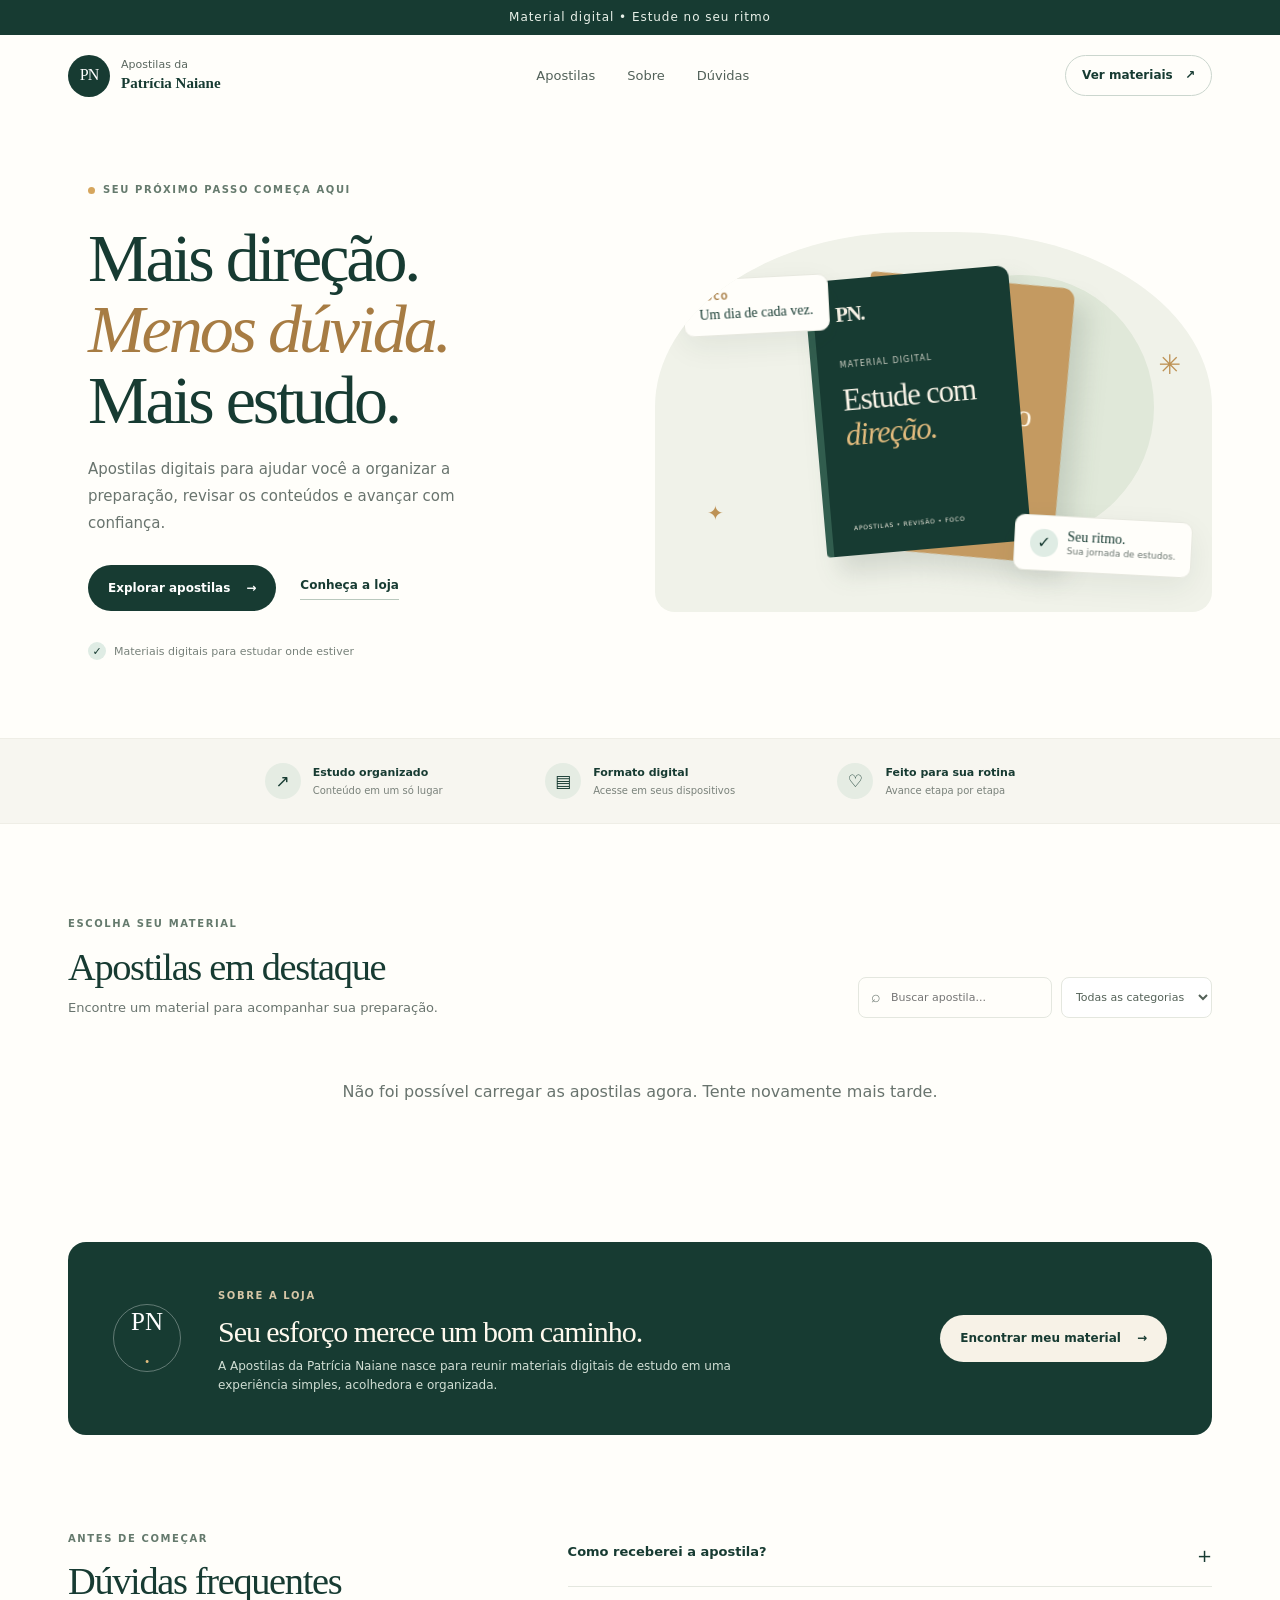
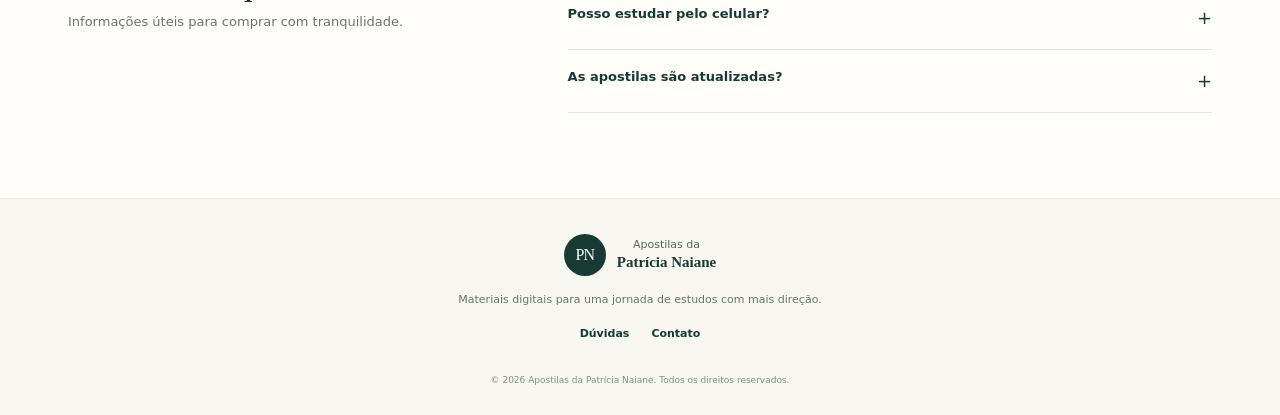
<file: index.html>
<!doctype html>
<html lang="pt-BR">
<head>
  <meta charset="utf-8">
  <meta name="viewport" content="width=device-width, initial-scale=1">
  <meta name="description" content="Apostilas digitais para organizar seus estudos e se preparar para concursos.">
  <meta name="theme-color" content="#173b32">
  <title>Apostilas da Patrícia Naiane | Estude com direção</title>
  <link rel="stylesheet" href="style.css">
  <script src="script.js" defer></script>
</head>
<body>
  <div class="announcement">Material digital • Estude no seu ritmo</div>
  <header class="site-header">
    <a class="brand" href="#" aria-label="Apostilas da Patrícia Naiane - início">
      <span class="brand-mark">PN</span>
      <span class="brand-name">Apostilas da <strong>Patrícia Naiane</strong></span>
    </a>
    <nav class="desktop-nav" aria-label="Navegação principal">
      <a href="#catalogo">Apostilas</a>
      <a href="#sobre">Sobre</a>
      <a href="#duvidas">Dúvidas</a>
    </nav>
    <a class="header-cta" href="#catalogo">Ver materiais <span aria-hidden="true">↗</span></a>
  </header>

  <main>
    <section class="hero">
      <div class="hero-copy">
        <span class="eyebrow"><span class="eyebrow-dot"></span> SEU PRÓXIMO PASSO COMEÇA AQUI</span>
        <h1>Mais direção.<br><em>Menos dúvida.</em><br>Mais estudo.</h1>
        <p>Apostilas digitais para ajudar você a organizar a preparação, revisar os conteúdos e avançar com confiança.</p>
        <div class="hero-actions">
          <a class="button button-primary" href="#catalogo">Explorar apostilas <span aria-hidden="true">→</span></a>
          <a class="text-link" href="#sobre">Conheça a loja</a>
        </div>
        <div class="hero-note"><span class="note-icon">✓</span> Materiais digitais para estudar onde estiver</div>
      </div>
      <div class="hero-art" aria-label="Ilustração de materiais de estudo">
        <div class="sun-shape"></div>
        <div class="floating-note note-top"><span>FOCO</span><b>Um dia de cada vez.</b></div>
        <div class="book-stack">
          <div class="book book-back"><span class="book-kicker">GUIA DE ESTUDOS</span><span class="book-title">Seu plano<br>de aprovação</span><span class="book-lines"></span></div>
          <div class="book book-front"><span class="book-logo">PN.</span><span class="book-kicker">MATERIAL DIGITAL</span><span class="book-title">Estude com<br><i>direção.</i></span><span class="book-bottom">APOSTILAS • REVISÃO • FOCO</span></div>
        </div>
        <div class="floating-note note-bottom"><span class="check-round">✓</span><span><b>Seu ritmo.</b><small>Sua jornada de estudos.</small></span></div>
        <div class="art-spark spark-one">✳</div><div class="art-spark spark-two">✦</div>
      </div>
    </section>

    <section class="trust-strip" aria-label="Características">
      <div><span class="trust-icon">↗</span><span><b>Estudo organizado</b><small>Conteúdo em um só lugar</small></span></div>
      <div><span class="trust-icon">▤</span><span><b>Formato digital</b><small>Acesse em seus dispositivos</small></span></div>
      <div><span class="trust-icon">♡</span><span><b>Feito para sua rotina</b><small>Avance etapa por etapa</small></span></div>
    </section>

    <section class="catalog section-wrap" id="catalogo">
      <div class="section-heading">
        <div><span class="eyebrow">ESCOLHA SEU MATERIAL</span><h2>Apostilas em destaque</h2><p>Encontre um material para acompanhar sua preparação.</p></div>
        <div class="catalog-tools">
          <label class="search-box"><span aria-hidden="true">⌕</span><input id="search" type="search" placeholder="Buscar apostila..." aria-label="Buscar apostila"></label>
          <select id="category" aria-label="Filtrar por categoria"><option value="todas">Todas as categorias</option><option value="concursos">Concursos</option><option value="organizacao">Organização</option><option value="revisao">Revisão</option></select>
        </div>
      </div>
      <div class="demo-notice" id="demo-notice" hidden>
  <span>ℹ</span>
  O catálogo está em preparação. Ainda não há venda nem download ativo.
</div>
      <div class="product-grid" id="product-grid" aria-live="polite"></div>
      <p class="empty-state" id="empty-state" hidden>Nenhuma apostila encontrada. Tente outro termo.</p>
    </section>

    <section class="study-banner" id="sobre">
      <div class="banner-symbol">PN<span>.</span></div>
      <div><span class="eyebrow">SOBRE A LOJA</span><h2>Seu esforço merece um bom caminho.</h2><p>A Apostilas da Patrícia Naiane nasce para reunir materiais digitais de estudo em uma experiência simples, acolhedora e organizada.</p></div>
      <a class="button button-light" href="#catalogo">Encontrar meu material <span aria-hidden="true">→</span></a>
    </section>

    <section class="faq section-wrap" id="duvidas">
      <div class="faq-heading"><span class="eyebrow">ANTES DE COMEÇAR</span><h2>Dúvidas frequentes</h2><p>Informações úteis para comprar com tranquilidade.</p></div>
      <div class="faq-list">
        <details><summary>Como receberei a apostila?</summary><p>Na versão final, após a confirmação do pagamento, a loja poderá liberar um link seguro para o download e enviar as instruções por e-mail. Essa função ainda será configurada.</p></details>
        <details><summary>Posso estudar pelo celular?</summary><p>Os arquivos PDF normalmente podem ser abertos em celulares, tablets e computadores que tenham um leitor de PDF.</p></details>
        <details><summary>As apostilas são atualizadas?</summary><p>Cada página de produto deverá informar a edição, a data de atualização e o conteúdo incluído para que você saiba exatamente o que está adquirindo.</p></details>
      </div>
    </section>
  </main>

  <footer class="site-footer">
    <a class="brand footer-brand" href="#"><span class="brand-mark">PN</span><span class="brand-name">Apostilas da <strong>Patrícia Naiane</strong></span></a>
    <p>Materiais digitais para uma jornada de estudos com mais direção.</p>
    <div class="footer-links"><a href="#duvidas">Dúvidas</a><a href="mailto:contato@seudominio.com">Contato</a></div>
    <small>© <span id="year"></span> Apostilas da Patrícia Naiane. Todos os direitos reservados.</small>
  </footer>
</body>
</html>
</file>
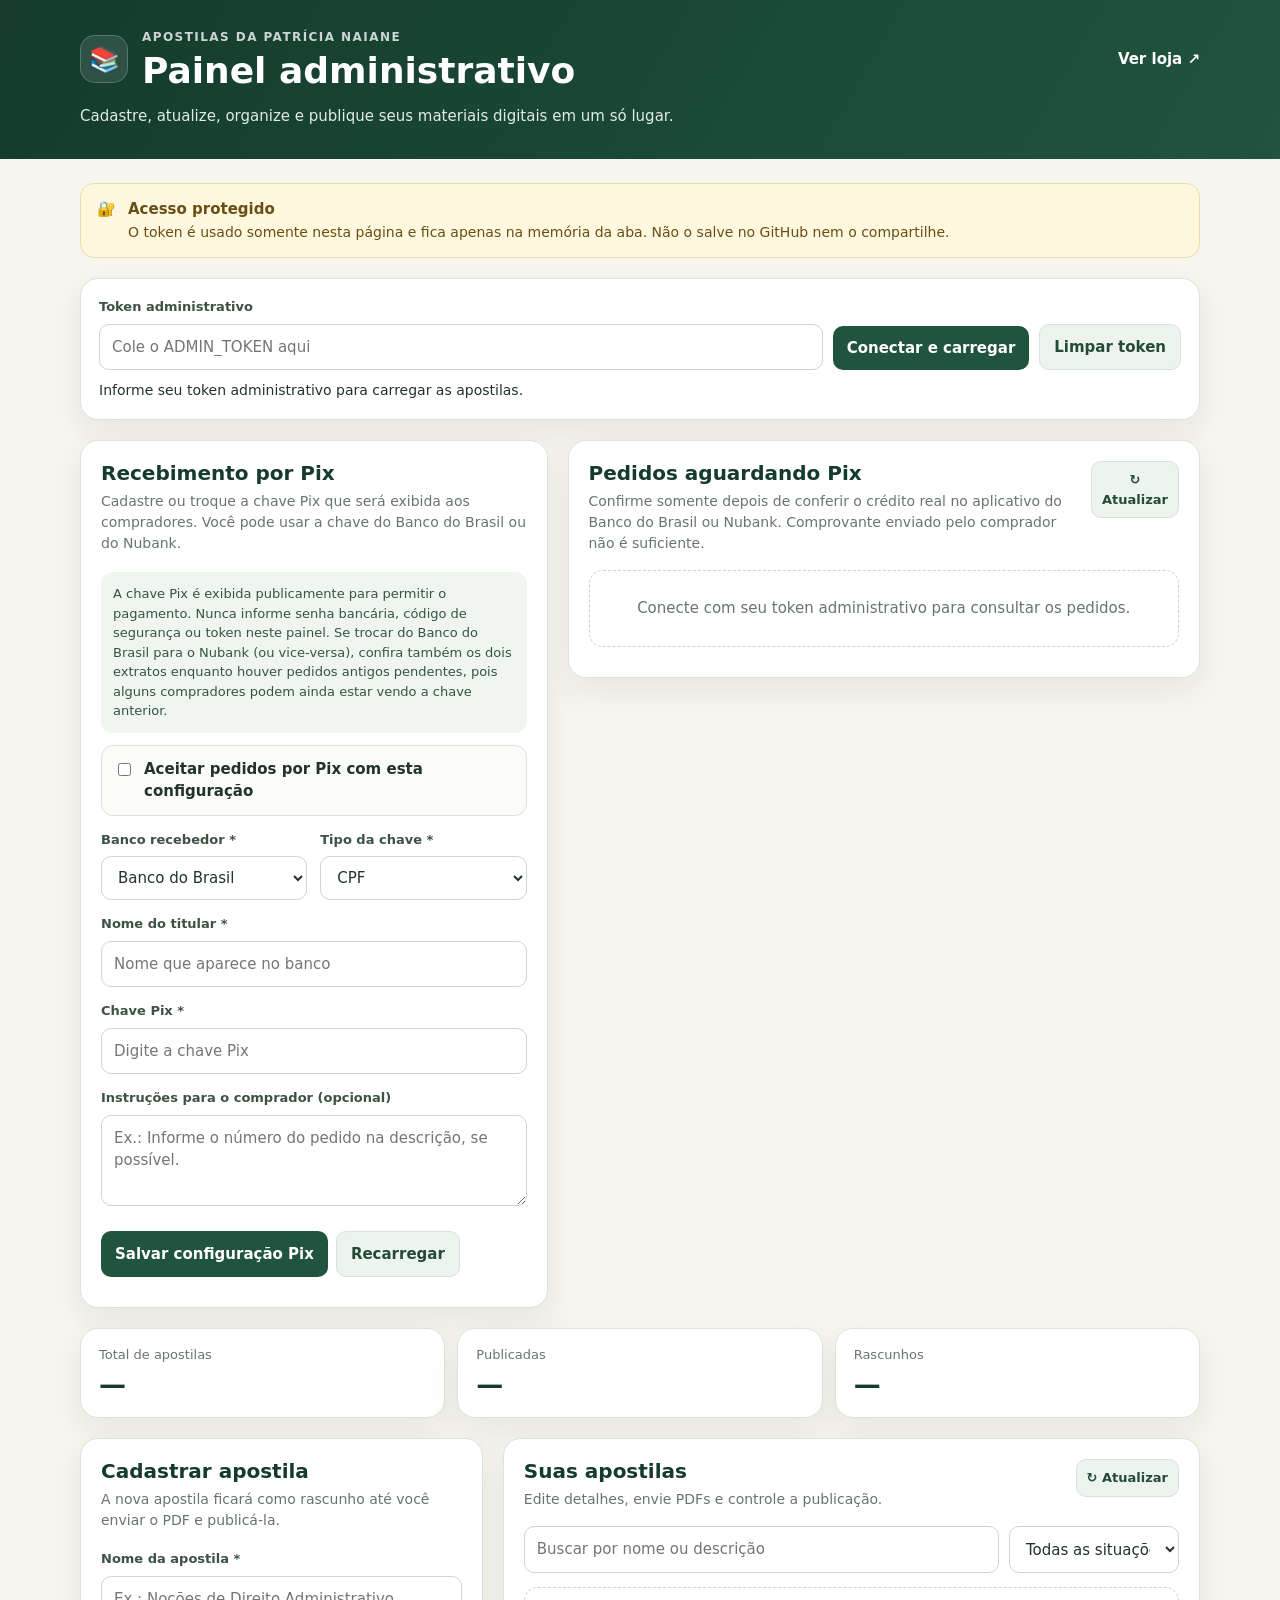
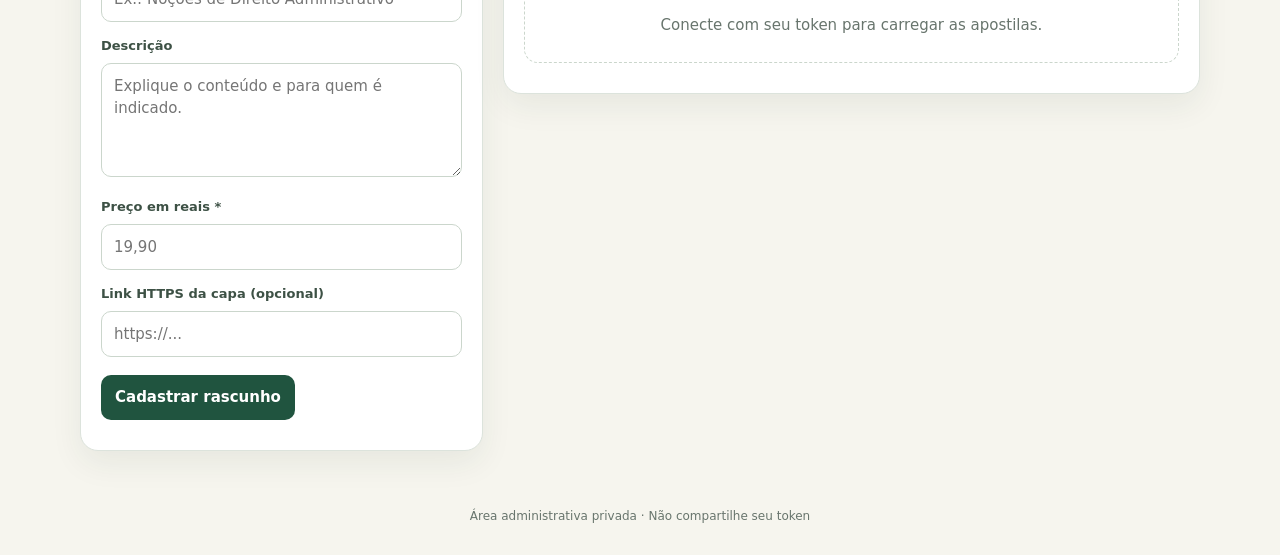
<file: admin.html>
<!DOCTYPE html>
<html lang="pt-BR">
<head>
  <meta charset="UTF-8">
  <meta name="viewport" content="width=device-width, initial-scale=1">
  <meta name="robots" content="noindex, nofollow">
  <title>Painel administrativo | Apostilas da Patrícia Naiane</title>
  <style>
    :root{color-scheme:light;--green:#20543f;--green-dark:#143b2c;--mint:#e7f2e9;--cream:#f6f5ee;--ink:#21332a;--muted:#68756d;--line:#dce3dc;--white:#fff;--red:#a52d35;--amber:#8b6418;--shadow:0 12px 32px rgba(25,55,39,.07)}
    *{box-sizing:border-box}body{margin:0;background:var(--cream);color:var(--ink);font:15px/1.5 system-ui,-apple-system,Segoe UI,Roboto,Arial,sans-serif}
    header{background:linear-gradient(120deg,var(--green-dark),var(--green));color:white;padding:28px 20px 32px}
    .wrap{width:min(1120px,100% - 32px);margin:auto}.brand-row{display:flex;align-items:center;justify-content:space-between;gap:18px}.brand{display:flex;gap:14px;align-items:center}.brand-mark{width:48px;height:48px;display:grid;place-items:center;background:#ffffff1b;border:1px solid #ffffff35;border-radius:15px;font-size:25px}.eyebrow{font-size:12px;letter-spacing:.12em;text-transform:uppercase;opacity:.78;font-weight:700}h1{font-size:clamp(25px,4vw,36px);line-height:1.1;margin:5px 0 0}header p{margin:14px 0 0;color:#e1ece3;max-width:650px}
    main{padding:24px 0 56px}.notice{display:flex;gap:12px;align-items:flex-start;padding:14px 16px;border:1px solid #eadcae;background:#fff8df;border-radius:14px;color:#674f15;margin-bottom:20px}.notice strong{display:block}.notice span{font-size:14px}
    .auth-card,.panel,.stat{background:var(--white);border:1px solid var(--line);border-radius:18px;box-shadow:var(--shadow)}.auth-card{padding:18px;margin-bottom:20px}.auth-row{display:grid;grid-template-columns:minmax(0,1fr) auto auto;gap:10px;align-items:end}.field{min-width:0}.field label{display:block;font-size:13px;font-weight:750;margin-bottom:7px;color:#3d5145}input,textarea,select{width:100%;font:inherit;color:var(--ink);border:1px solid #cbd6cc;border-radius:10px;padding:11px 12px;background:white;min-width:0}input:focus,textarea:focus,select:focus{outline:3px solid #c7e4cf;border-color:var(--green)}input[type=file]{font-size:13px;padding:8px}textarea{resize:vertical}
    button{font:inherit;font-weight:700;border:0;border-radius:10px;padding:11px 14px;cursor:pointer;transition:transform .12s,background .12s;white-space:normal}button:hover{transform:translateY(-1px)}button:disabled{opacity:.55;cursor:not-allowed;transform:none}.btn-primary{background:var(--green);color:#fff}.btn-primary:hover{background:var(--green-dark)}.btn-secondary{background:#edf3ee;color:#244b36;border:1px solid #d5e3d8}.btn-danger{background:#fff0f0;color:var(--red);border:1px solid #f2d0d2}.btn-small{font-size:13px;padding:8px 10px}.button-row{display:flex;gap:8px;flex-wrap:wrap}.helper{font-size:13px;color:var(--muted);margin:8px 0 0}.status{font-size:14px;margin:10px 0 0;white-space:pre-wrap;overflow-wrap:anywhere}.status.error{color:var(--red)}.status.ok{color:var(--green)}
    .stats{display:grid;grid-template-columns:repeat(3,minmax(0,1fr));gap:12px;margin-bottom:20px}.stat{padding:16px 18px}.stat span{display:block;color:var(--muted);font-size:13px}.stat strong{display:block;font-size:27px;line-height:1.25;margin-top:3px;color:var(--green-dark)}
    .layout{display:grid;grid-template-columns:minmax(280px, .78fr) minmax(0,1.35fr);gap:20px;align-items:start}.panel{padding:20px}.panel h2{font-size:20px;line-height:1.2;margin:0 0 6px;color:var(--green-dark)}.panel-intro{color:var(--muted);font-size:14px;margin:0 0 18px}.form-grid{display:grid;gap:14px}.form-actions{display:flex;gap:8px;flex-wrap:wrap;margin-top:4px}.hidden{display:none!important}
    .list-head{display:flex;justify-content:space-between;align-items:flex-start;gap:14px;margin-bottom:16px}.list-head .panel-intro{margin-bottom:0}.filters{display:grid;grid-template-columns:minmax(0,1fr) 170px;gap:10px;margin-bottom:14px}.products{display:grid;gap:12px}.product{border:1px solid var(--line);border-radius:14px;padding:15px;background:#fff}.product-top{display:flex;gap:13px;align-items:flex-start}.cover{width:60px;height:76px;border-radius:9px;background:linear-gradient(155deg,#2f7953,#17412e);color:white;display:grid;place-items:center;flex:0 0 60px;overflow:hidden}.cover img{width:100%;height:100%;object-fit:cover}.cover span{font-size:21px;font-weight:800}.product-main{min-width:0;flex:1}.product-title{font-weight:800;line-height:1.25;overflow-wrap:anywhere}.product-meta{font-size:13px;color:var(--muted);margin-top:5px;overflow-wrap:anywhere}.price{color:var(--green-dark);font-size:16px;font-weight:850;margin-top:7px}.pills{display:flex;gap:6px;flex-wrap:wrap;margin-top:9px}.pill{display:inline-flex;align-items:center;padding:4px 8px;border-radius:999px;font-size:12px;font-weight:750;background:#edf2ee;color:#40574a}.pill.live{background:#e2f4e6;color:#176335}.pill.draft{background:#fff2d4;color:#76540b}.pill.no-pdf{background:#fce9e9;color:#932d32}.product-actions{margin-top:13px;display:flex;gap:7px;flex-wrap:wrap}.upload-row{display:flex;gap:8px;align-items:center;flex-wrap:wrap;margin-top:12px;padding-top:12px;border-top:1px solid #edf0ec}.upload-row input{flex:1;min-width:190px}.empty{padding:26px 14px;text-align:center;border:1px dashed #cbd6cc;border-radius:14px;color:var(--muted)}footer{text-align:center;padding:0 16px 30px;color:var(--muted);font-size:12px}
    @media(max-width:820px){.layout{grid-template-columns:1fr}.auth-row{grid-template-columns:1fr 1fr}.auth-row .field{grid-column:1/-1}.stats{gap:8px}.stat{padding:13px}.stat strong{font-size:24px}}
    @media(max-width:500px){.wrap{width:min(100% - 22px,1120px)}header{padding:22px 0 26px}.brand-mark{width:42px;height:42px}.auth-row{grid-template-columns:1fr}.auth-row .field{grid-column:auto}.stats{grid-template-columns:1fr 1fr}.stat:last-child{grid-column:1/-1}.panel{padding:15px}.filters{grid-template-columns:1fr}.list-head{flex-direction:column}.product{padding:12px}.button-row button{flex:1}}

    .manual-sections{display:grid;grid-template-columns:minmax(280px,.85fr) minmax(0,1.15fr);gap:20px;margin-bottom:20px;align-items:start}.settings-grid{display:grid;grid-template-columns:1fr 1fr;gap:13px}.checkbox-row{display:flex;align-items:flex-start;gap:10px;padding:12px;border:1px solid var(--line);border-radius:12px;background:#fbfcfa}.checkbox-row input{width:auto;flex:0 0 auto;margin-top:5px}.checkbox-row label{font-weight:750}.pix-order{border:1px solid var(--line);border-radius:14px;padding:15px;background:#fff;margin-bottom:12px}.pix-order-title{font-weight:850;font-size:16px}.pix-order-meta{font-size:13px;color:var(--muted);overflow-wrap:anywhere;margin-top:5px}.pix-order-price{font-size:19px;font-weight:850;color:var(--green-dark);margin:8px 0}.confirm-grid{display:grid;grid-template-columns:minmax(0,1fr) minmax(0,1fr);gap:10px;margin-top:12px}.confirm-check{display:flex;gap:9px;align-items:flex-start;grid-column:1/-1;font-size:13px;color:#425246}.confirm-check input{width:auto;flex:0 0 auto;margin-top:4px}.bank-hint{background:#f0f6ef;border-radius:12px;padding:12px;color:#335541;font-size:13px;margin:12px 0}.pix-order button{margin-top:8px}@media(max-width:820px){.manual-sections{grid-template-columns:1fr}}@media(max-width:500px){.settings-grid,.confirm-grid{grid-template-columns:1fr}.confirm-check{grid-column:auto}}
  </style>
</head>
<body>
<header>
  <div class="wrap">
    <div class="brand-row">
      <div class="brand"><div class="brand-mark" aria-hidden="true">📚</div><div><div class="eyebrow">Apostilas da Patrícia Naiane</div><h1>Painel administrativo</h1></div></div>
      <a href="/" style="color:white;font-weight:700;text-decoration:none" target="_blank" rel="noopener">Ver loja ↗</a>
    </div>
    <p>Cadastre, atualize, organize e publique seus materiais digitais em um só lugar.</p>
  </div>
</header>
<main class="wrap">
  <div class="notice"><div aria-hidden="true">🔐</div><div><strong>Acesso protegido</strong><span>O token é usado somente nesta página e fica apenas na memória da aba. Não o salve no GitHub nem o compartilhe.</span></div></div>

  <section class="auth-card" aria-labelledby="auth-title">
    <div class="auth-row">
      <div class="field"><label id="auth-title" for="admin-token">Token administrativo</label><input id="admin-token" type="password" autocomplete="off" placeholder="Cole o ADMIN_TOKEN aqui" /></div>
      <button class="btn-primary" id="load-button" type="button">Conectar e carregar</button>
      <button class="btn-secondary" id="clear-token" type="button">Limpar token</button>
    </div>
    <p id="connection-status" class="status" role="status">Informe seu token administrativo para carregar as apostilas.</p>
  </section>

  <div class="manual-sections">
    <section class="panel" aria-labelledby="pix-settings-title">
      <h2 id="pix-settings-title">Recebimento por Pix</h2>
      <p class="panel-intro">Cadastre ou troque a chave Pix que será exibida aos compradores. Você pode usar a chave do Banco do Brasil ou do Nubank.</p>
      <div class="bank-hint">A chave Pix é exibida publicamente para permitir o pagamento. Nunca informe senha bancária, código de segurança ou token neste painel. Se trocar do Banco do Brasil para o Nubank (ou vice-versa), confira também os dois extratos enquanto houver pedidos antigos pendentes, pois alguns compradores podem ainda estar vendo a chave anterior.</div>
      <form id="pix-settings-form" class="form-grid">
        <div class="checkbox-row"><input id="pix-enabled" type="checkbox"><label for="pix-enabled">Aceitar pedidos por Pix com esta configuração</label></div>
        <div class="settings-grid">
          <div class="field"><label for="pix-bank">Banco recebedor *</label><select id="pix-bank" required><option value="Banco do Brasil">Banco do Brasil</option><option value="Nubank">Nubank</option><option value="Outro">Outro</option></select></div>
          <div class="field"><label for="pix-key-type">Tipo da chave *</label><select id="pix-key-type" required><option value="cpf">CPF</option><option value="cnpj">CNPJ</option><option value="email">E-mail</option><option value="phone">Telefone</option><option value="random">Chave aleatória</option></select></div>
        </div>
        <div class="field"><label for="pix-holder">Nome do titular *</label><input id="pix-holder" maxlength="120" autocomplete="off" placeholder="Nome que aparece no banco"></div>
        <div class="field"><label for="pix-key">Chave Pix *</label><input id="pix-key" maxlength="200" autocomplete="off" placeholder="Digite a chave Pix" /></div>
        <div class="field"><label for="pix-instructions">Instruções para o comprador (opcional)</label><textarea id="pix-instructions" rows="3" maxlength="500" placeholder="Ex.: Informe o número do pedido na descrição, se possível."></textarea></div>
        <div class="form-actions"><button class="btn-primary" id="save-pix-settings" type="submit">Salvar configuração Pix</button><button class="btn-secondary" id="reload-pix-settings" type="button">Recarregar</button></div>
      </form>
      <p id="pix-settings-status" class="status" role="status"></p>
    </section>

    <section class="panel" aria-labelledby="pending-orders-title">
      <div class="list-head"><div><h2 id="pending-orders-title">Pedidos aguardando Pix</h2><p class="panel-intro">Confirme somente depois de conferir o crédito real no aplicativo do Banco do Brasil ou Nubank. Comprovante enviado pelo comprador não é suficiente.</p></div><button class="btn-secondary btn-small" id="refresh-orders" type="button">↻ Atualizar</button></div>
      <div id="pending-orders-list"><div class="empty">Conecte com seu token administrativo para consultar os pedidos.</div></div>
      <p id="pending-orders-status" class="status" role="status"></p>
    </section>
  </div>

  <section class="stats" aria-label="Resumo de apostilas">
    <div class="stat"><span>Total de apostilas</span><strong id="count-total">—</strong></div>
    <div class="stat"><span>Publicadas</span><strong id="count-live">—</strong></div>
    <div class="stat"><span>Rascunhos</span><strong id="count-draft">—</strong></div>
  </section>

  <div class="layout">
    <section class="panel" aria-labelledby="form-title">
      <h2 id="form-title">Cadastrar apostila</h2>
      <p class="panel-intro" id="form-intro">A nova apostila ficará como rascunho até você enviar o PDF e publicá-la.</p>
      <form id="product-form" class="form-grid">
        <input id="edit-id" type="hidden" />
        <div class="field"><label for="title">Nome da apostila *</label><input id="title" maxlength="180" required placeholder="Ex.: Noções de Direito Administrativo" /></div>
        <div class="field"><label for="description">Descrição</label><textarea id="description" rows="4" maxlength="10000" placeholder="Explique o conteúdo e para quem é indicado."></textarea></div>
        <div class="field"><label for="price">Preço em reais *</label><input id="price" inputmode="decimal" required placeholder="19,90" /></div>
        <div class="field"><label for="cover">Link HTTPS da capa (opcional)</label><input id="cover" type="url" placeholder="https://..." /></div>
        <div class="form-actions"><button class="btn-primary" id="save-button" type="submit">Cadastrar rascunho</button><button class="btn-secondary hidden" id="cancel-edit" type="button">Cancelar edição</button></div>
      </form>
      <p id="form-status" class="status" role="status"></p>
    </section>

    <section class="panel" aria-labelledby="list-title">
      <div class="list-head"><div><h2 id="list-title">Suas apostilas</h2><p class="panel-intro">Edite detalhes, envie PDFs e controle a publicação.</p></div><button class="btn-secondary btn-small" type="button" id="refresh-button">↻ Atualizar</button></div>
      <div class="filters"><input id="search-products" type="search" placeholder="Buscar por nome ou descrição" aria-label="Buscar apostilas" /><select id="status-filter" aria-label="Filtrar por situação"><option value="all">Todas as situações</option><option value="published">Publicadas</option><option value="draft">Rascunhos</option><option value="missing-pdf">Sem PDF</option></select></div>
      <div id="products-list" class="products"><div class="empty">Conecte com seu token para carregar as apostilas.</div></div>
      <p id="list-status" class="status" role="status"></p>
    </section>
  </div>
</main>
<footer>Área administrativa privada · Não compartilhe seu token</footer>
<script>
(() => {
  "use strict";
  const API = "https://apostilas-patricia-api.apostilaspatricia8.workers.dev";
  const $ = selector => document.querySelector(selector);
  const tokenInput = $("#admin-token");
  const listNode = $("#products-list");
  const form = $("#product-form");
  let products = [];
  let busy = false;

  function token() { return tokenInput.value.trim(); }
  function setStatus(node, message, isError = false) {
    node.textContent = message || "";
    node.classList.toggle("error", Boolean(isError));
    node.classList.toggle("ok", Boolean(message) && !isError);
  }
  function money(cents) {
    return (Number(cents || 0) / 100).toLocaleString("pt-BR", { style: "currency", currency: "BRL" });
  }
  async function api(path, options = {}) {
    if (!token()) throw new Error("Informe o token administrativo.");
    const headers = new Headers(options.headers || {});
    headers.set("Authorization", `Bearer ${token()}`);
    if (options.body && !(options.body instanceof FormData) && !headers.has("Content-Type")) headers.set("Content-Type", "application/json");
    const response = await fetch(`${API}${path}`, { ...options, headers });
    let data;
    try { data = await response.json(); } catch { data = {}; }
    if (!response.ok) {
      const reason = response.status === 401 ? "Token inválido ou não configurado." : (data.error || `Erro HTTP ${response.status}`);
      throw new Error(reason);
    }
    return data;
  }
  function make(tag, className, text) {
    const element = document.createElement(tag);
    if (className) element.className = className;
    if (text !== undefined && text !== null) element.textContent = String(text);
    return element;
  }
  function resetForm() {
    form.reset();
    $("#edit-id").value = "";
    $("#form-title").textContent = "Cadastrar apostila";
    $("#form-intro").textContent = "A nova apostila ficará como rascunho até você enviar o PDF e publicá-la.";
    $("#save-button").textContent = "Cadastrar rascunho";
    $("#cancel-edit").classList.add("hidden");
  }
  function beginEdit(product) {
    $("#edit-id").value = product.id;
    $("#title").value = product.title || "";
    $("#description").value = product.description || "";
    $("#price").value = (Number(product.price_cents) / 100).toFixed(2).replace(".", ",");
    $("#cover").value = product.cover_url || "";
    $("#form-title").textContent = "Editar apostila";
    $("#form-intro").textContent = "As alterações de preço não alteram os valores já registrados em pedidos anteriores.";
    $("#save-button").textContent = "Salvar alterações";
    $("#cancel-edit").classList.remove("hidden");
    setStatus($("#form-status"), "Editando: " + product.title);
    form.scrollIntoView({ behavior: "smooth", block: "start" });
    $("#title").focus();
  }
  function makeButton(label, className, handler) {
    const button = make("button", className, label);
    button.type = "button";
    button.addEventListener("click", handler);
    return button;
  }
  async function runAction(statusNode, message, action) {
    if (busy) return;
    busy = true;
    setStatus(statusNode, message);
    try {
      await action();
      setStatus(statusNode, "Concluído.");
      await loadProducts(false);
    } catch (error) {
      setStatus(statusNode, error.message || "Não foi possível concluir a operação.", true);
    } finally { busy = false; }
  }
  function renderProducts() {
    const term = $("#search-products").value.trim().toLocaleLowerCase("pt-BR");
    const filter = $("#status-filter").value;
    const shown = products.filter(product => {
      const searchable = `${product.title || ""} ${product.description || ""}`.toLocaleLowerCase("pt-BR");
      const textMatches = searchable.includes(term);
      const live = Number(product.is_published) === 1;
      const hasPdf = Number(product.has_pdf) === 1;
      return textMatches && (filter === "all" || (filter === "published" && live) || (filter === "draft" && !live) || (filter === "missing-pdf" && !hasPdf));
    });
    listNode.replaceChildren();
    if (!shown.length) {
      listNode.append(make("div", "empty", products.length ? "Nenhuma apostila corresponde ao filtro." : "Nenhuma apostila cadastrada ainda."));
      return;
    }
    for (const product of shown) {
      const card = make("article", "product");
      const top = make("div", "product-top");
      const cover = make("div", "cover");
      if (product.cover_url) {
        const img = document.createElement("img");
        img.src = product.cover_url;
        img.alt = "Capa de " + product.title;
        img.loading = "lazy";
        img.onerror = () => { cover.replaceChildren(make("span", "", "📘")); };
        cover.append(img);
      } else cover.append(make("span", "", "📘"));
      const main = make("div", "product-main");
      main.append(make("div", "product-title", product.title), make("div", "product-meta", `ID: ${product.id}`), make("div", "price", money(product.price_cents)));
      const pills = make("div", "pills");
      const live = Number(product.is_published) === 1;
      const hasPdf = Number(product.has_pdf) === 1;
      pills.append(make("span", `pill ${live ? "live" : "draft"}`, live ? "Publicada" : "Rascunho"));
      pills.append(make("span", `pill ${hasPdf ? "live" : "no-pdf"}`, hasPdf ? "PDF enviado" : "Sem PDF"));
      main.append(pills);
      top.append(cover, main);
      card.append(top);
      if (product.description) card.append(make("p", "product-meta", product.description));
      const actions = make("div", "product-actions");
      actions.append(makeButton("Editar", "btn-secondary btn-small", () => beginEdit(product)));
      if (live) {
        actions.append(makeButton("Despublicar", "btn-secondary btn-small", () => {
          if (!confirm(`Despublicar “${product.title}”? Ela deixará de aparecer na loja, mas os registros e downloads de pedidos pagos serão preservados.`)) return;
          runAction($("#list-status"), "Despublicando...", async () => {
            await api("/api/admin/products/unpublish", { method: "POST", body: JSON.stringify({ id: product.id }) });
          });
        }));
      } else {
        const publish = makeButton("Publicar", "btn-primary btn-small", () => {
          if (!hasPdf) { setStatus($("#list-status"), "Envie o PDF antes de publicar esta apostila.", true); return; }
          if (!confirm(`Publicar “${product.title}” na loja?`)) return;
          runAction($("#list-status"), "Publicando...", async () => {
            await api("/api/admin/products/publish", { method: "POST", body: JSON.stringify({ id: product.id }) });
          });
        });
        if (!hasPdf) publish.title = "Envie o PDF antes de publicar";
        actions.append(publish);
        actions.append(makeButton("Excluir", "btn-danger btn-small", () => {
          if (!confirm(`Excluir “${product.title}”? Só será possível excluir rascunhos sem histórico de pedidos.`)) return;
          runAction($("#list-status"), "Excluindo...", async () => {
            await api(`/api/admin/products/${encodeURIComponent(product.id)}`, { method: "DELETE" });
          });
        }));
      }
      card.append(actions);
      const upload = make("div", "upload-row");
      const input = document.createElement("input");
      input.type = "file"; input.accept = "application/pdf,.pdf"; input.setAttribute("aria-label", `Selecionar PDF para ${product.title}`);
      const uploadStatus = make("span", "helper", "PDF até 25 MB");
      const uploadBtn = makeButton(hasPdf ? "Substituir PDF" : "Enviar PDF", "btn-secondary btn-small", async () => {
        const file = input.files && input.files[0];
        if (!file) { uploadStatus.textContent = "Selecione um arquivo PDF."; return; }
        if (file.size > 25 * 1024 * 1024) { uploadStatus.textContent = "O PDF deve ter no máximo 25 MB."; return; }
        if (file.type !== "application/pdf" || !file.name.toLowerCase().endsWith(".pdf")) { uploadStatus.textContent = "Selecione um arquivo PDF válido."; return; }
        uploadBtn.disabled = true; uploadStatus.textContent = "Enviando...";
        const data = new FormData(); data.append("id", product.id); data.append("pdf", file);
        try {
          await api("/api/admin/products/upload", { method: "POST", body: data });
          uploadStatus.textContent = "PDF enviado.";
          await loadProducts(false);
        } catch (error) { uploadStatus.textContent = error.message || "Falha no envio."; }
        finally { uploadBtn.disabled = false; }
      });
      upload.append(input, uploadBtn);
      card.append(upload, uploadStatus);
      listNode.append(card);
    }
  }
  async function loadProducts(showConnection = true) {
    if (!token()) {
      setStatus($("#connection-status"), "Informe seu token administrativo para carregar as apostilas.", true);
      return;
    }
    if (showConnection) setStatus($("#connection-status"), "Conectando à API...");
    $("#load-button").disabled = true;
    $("#refresh-button").disabled = true;
    try {
      const data = await api("/api/admin/products", { headers: { Accept: "application/json" } });
      products = Array.isArray(data.products) ? data.products : [];
      $("#count-total").textContent = products.length;
      $("#count-live").textContent = products.filter(p => Number(p.is_published) === 1).length;
      $("#count-draft").textContent = products.filter(p => Number(p.is_published) !== 1).length;
      renderProducts();
      setStatus($("#connection-status"), "Conectado. Apostilas carregadas com sucesso.");
      if (showConnection) setStatus($("#list-status"), `${products.length} apostila(s) carregada(s).`);
      await Promise.all([loadPixSettings(), loadPendingOrders()]);
    } catch (error) {
      products = []; renderProducts();
      setStatus($("#connection-status"), error.message || "Falha ao conectar à API.", true);
    } finally {
      $("#load-button").disabled = false;
      $("#refresh-button").disabled = false;
    }
  }

  function parseMoneyToCents(text) {
    let normalized = String(text || "").trim().replace(/\s/g, "");
    if (normalized.includes(",")) normalized = normalized.replace(/\./g, "").replace(",", ".");
    if (!/^\d+(\.\d{1,2})?$/.test(normalized)) return NaN;
    return Math.round(Number(normalized) * 100);
  }

  async function loadPixSettings() {
    if (!token()) return;
    setStatus($("#pix-settings-status"), "Carregando configuração Pix...");
    try {
      const data = await api("/api/admin/payment-settings");
      const cfg = data.settings || {};
      $("#pix-enabled").checked = Number(cfg.pix_enabled) === 1;
      $("#pix-bank").value = cfg.pix_bank || "Banco do Brasil";
      $("#pix-key-type").value = cfg.pix_key_type || "random";
      $("#pix-holder").value = cfg.pix_holder || "";
      $("#pix-key").value = cfg.pix_key || "";
      $("#pix-instructions").value = cfg.pix_instructions || "";
      setStatus($("#pix-settings-status"), Number(cfg.pix_enabled) === 1 ? "Pix manual ativo. A chave configurada será mostrada em novos pedidos." : "Pix ainda desativado. Preencha os dados e marque a opção para ativar.");
    } catch (error) {
      setStatus($("#pix-settings-status"), error.message || "Não foi possível carregar a configuração Pix.", true);
    }
  }

  async function loadPendingOrders() {
    if (!token()) return;
    setStatus($("#pending-orders-status"), "Carregando pedidos pendentes...");
    $("#refresh-orders").disabled = true;
    try {
      const data = await api("/api/admin/orders", { headers: { Accept: "application/json" } });
      renderPendingOrders(Array.isArray(data.orders) ? data.orders : []);
      setStatus($("#pending-orders-status"), `${(data.orders || []).length} pedido(s) aguardando confirmação manual.`);
    } catch (error) {
      $("#pending-orders-list").replaceChildren(make("div", "empty", error.message || "Não foi possível carregar pedidos."));
      setStatus($("#pending-orders-status"), error.message || "Não foi possível carregar pedidos.", true);
    } finally {
      $("#refresh-orders").disabled = false;
    }
  }

  function renderPendingOrders(orders) {
    const node = $("#pending-orders-list");
    node.replaceChildren();
    if (!orders.length) {
      node.append(make("div", "empty", "Nenhum pedido pendente disponível para confirmação manual."));
      return;
    }
    for (const order of orders) {
      const card = make("article", "pix-order");
      card.append(make("div", "pix-order-title", order.customer_name || "Cliente"));
      card.append(make("div", "pix-order-meta", `${order.customer_email || "Sem e-mail"} · ${order.created_at || "Data indisponível"}`));
      card.append(make("div", "pix-order-meta", `Pedido: ${order.id}`));
      card.append(make("div", "pix-order-meta", `Apostilas: ${order.products || "Não informadas"}`));
      card.append(make("div", "pix-order-price", money(order.total_cents)));

      const amountField = make("div", "field");
      const amountLabel = make("label", "", "Valor confirmado no banco (R$)");
      const amountInput = make("input");
      amountInput.inputMode = "decimal";
      amountInput.value = (Number(order.total_cents) / 100).toFixed(2).replace(".", ",");
      amountLabel.append(amountInput); amountField.append(amountLabel);

      const refField = make("div", "field");
      const refLabel = make("label", "", "Referência do extrato (opcional)");
      const refInput = make("input");
      refInput.maxLength = 80;
      refInput.placeholder = "ID/identificador da transação";
      refLabel.append(refInput); refField.append(refLabel);

      const confirmWrap = make("label", "confirm-check");
      const confirmCheck = make("input"); confirmCheck.type = "checkbox";
      confirmWrap.append(confirmCheck, document.createTextNode("Conferi no aplicativo/extrato que o valor entrou na conta e corresponde a este pedido."));
      const button = makeButton("Confirmar recebimento e liberar PDF", "btn-primary", async () => {
        if (!confirmCheck.checked) { setStatus($("#pending-orders-status"), "Marque a confirmação após conferir o crédito no banco.", true); return; }
        const amountCents = parseMoneyToCents(amountInput.value);
        if (!Number.isSafeInteger(amountCents) || amountCents !== Number(order.total_cents)) {
          setStatus($("#pending-orders-status"), `O valor informado precisa ser exatamente ${money(order.total_cents)}.`, true); return;
        }
        if (!confirm(`Confirma que recebeu ${money(order.total_cents)} na conta bancária para o pedido ${order.id}? O PDF será liberado imediatamente.`)) return;
        button.disabled = true; button.textContent = "Confirmando...";
        try {
          await api("/api/admin/orders/confirm-pix", {
            method: "POST",
            body: JSON.stringify({ order_id: order.id, confirmed_amount_cents: amountCents, confirm_received: true, reference: refInput.value.trim() })
          });
          setStatus($("#pending-orders-status"), `Pedido ${order.id} confirmado. O download agora está liberado.`);
          await loadPendingOrders();
        } catch (error) {
          button.disabled = false; button.textContent = "Confirmar recebimento e liberar PDF";
          setStatus($("#pending-orders-status"), error.message || "Não foi possível confirmar.", true);
        }
      });
      const confirmGrid = make("div", "confirm-grid");
      confirmGrid.append(amountField, refField, confirmWrap, button);
      card.append(confirmGrid);
      node.append(card);
    }
  }

  $("#pix-settings-form").addEventListener("submit", async event => {
    event.preventDefault();
    const payload = {
      enabled: $("#pix-enabled").checked,
      pix_bank: $("#pix-bank").value,
      pix_key_type: $("#pix-key-type").value,
      pix_holder: $("#pix-holder").value.trim(),
      pix_key: $("#pix-key").value.trim(),
      pix_instructions: $("#pix-instructions").value.trim()
    };
    $("#save-pix-settings").disabled = true;
    setStatus($("#pix-settings-status"), "Salvando configuração...");
    try {
      const data = await api("/api/admin/payment-settings", { method: "POST", body: JSON.stringify(payload) });
      setStatus($("#pix-settings-status"), data.message || "Configuração salva.");
    } catch (error) {
      setStatus($("#pix-settings-status"), error.message || "Não foi possível salvar.", true);
    } finally {
      $("#save-pix-settings").disabled = false;
    }
  });
  $("#reload-pix-settings").addEventListener("click", loadPixSettings);
  $("#refresh-orders").addEventListener("click", loadPendingOrders);

  form.addEventListener("submit", async event => {
    event.preventDefault();
    const title = $("#title").value.trim();
    const description = $("#description").value.trim();
    const priceText = $("#price").value.trim().replace(",", ".");
    const price = Number(priceText);
    const cover = $("#cover").value.trim();
    if (!/^\d+(\.\d{1,2})?$/.test(priceText) || !Number.isFinite(price) || price < 0) {
      setStatus($("#form-status"), "Digite um preço válido, como 19,90.", true); return;
    }
    if (cover && !/^https:\/\//i.test(cover)) {
      setStatus($("#form-status"), "O link da capa deve começar com https://.", true); return;
    }
    const editId = $("#edit-id").value;
    const payload = { title, description, price_cents: Math.round(price * 100), cover_url: cover || null };
    $("#save-button").disabled = true;
    setStatus($("#form-status"), editId ? "Salvando alterações..." : "Cadastrando rascunho...");
    try {
      if (editId) {
        await api(`/api/admin/products/${encodeURIComponent(editId)}`, { method: "PATCH", body: JSON.stringify(payload) });
        setStatus($("#form-status"), "Apostila atualizada.");
      } else {
        const data = await api("/api/admin/products", { method: "POST", body: JSON.stringify(payload) });
        setStatus($("#form-status"), `Rascunho cadastrado. ID: ${data.id}`);
      }
      resetForm(); await loadProducts(false);
    } catch (error) { setStatus($("#form-status"), error.message || "Não foi possível salvar.", true); }
    finally { $("#save-button").disabled = false; }
  });
  $("#load-button").addEventListener("click", () => loadProducts(true));
  $("#refresh-button").addEventListener("click", () => loadProducts(true));
  $("#clear-token").addEventListener("click", () => {
    tokenInput.value = ""; products = []; listNode.replaceChildren(make("div", "empty", "Conecte com seu token para carregar as apostilas."));
    $("#count-total").textContent = $("#count-live").textContent = $("#count-draft").textContent = "—";
    setStatus($("#connection-status"), "Token limpo. Informe o token para conectar.");
  });
  $("#cancel-edit").addEventListener("click", resetForm);
  $("#search-products").addEventListener("input", renderProducts);
  $("#status-filter").addEventListener("change", renderProducts);
  tokenInput.addEventListener("keydown", event => { if (event.key === "Enter") loadProducts(true); });
})();
</script>
</body>
</html>
</file>
<file: style.css>
:root {
  --green: #173b32;
  --green-2: #245447;
  --mint: #dfece4;
  --cream: #f8f6f0;
  --paper: #fffefa;
  --ink: #1e2b26;
  --muted: #69746e;
  --line: #e4e7df;
  --gold: #d6a65d;
  --radius: 18px;
  font-family: Inter, ui-sans-serif, system-ui, -apple-system, BlinkMacSystemFont, "Segoe UI", sans-serif;
}
* { box-sizing: border-box; }
html { scroll-behavior: smooth; }
body { margin: 0; background: var(--paper); color: var(--ink); line-height: 1.55; }
a { color: inherit; text-decoration: none; }
.announcement { background: var(--green); color: #e9f1e9; text-align: center; padding: 8px 16px; font-size: 12px; letter-spacing: .08em; }
.site-header { height: 82px; max-width: 1200px; margin: auto; padding: 0 28px; display: flex; align-items: center; justify-content: space-between; gap: 24px; }
.brand { display: inline-flex; align-items: center; gap: 11px; min-width: 0; }
.brand-mark { display: grid; place-items: center; width: 42px; height: 42px; background: var(--green); color: white; font-family: Georgia, serif; font-size: 16px; letter-spacing: -.06em; border-radius: 50%; }
.brand-name { display: flex; flex-direction: column; font-size: 11px; color: #59665e; line-height: 1.35; }
.brand-name strong { font-family: Georgia, serif; font-size: 15px; color: var(--green); font-weight: 600; }
.desktop-nav { display: flex; gap: 32px; color: #526159; font-size: 13px; }
.desktop-nav a:hover, .footer-links a:hover { color: var(--green-2); }
.header-cta { border: 1px solid #cbd6ce; border-radius: 999px; padding: 10px 16px; font-size: 12px; font-weight: 700; color: var(--green); white-space: nowrap; }
.header-cta span { margin-left: 8px; }
.hero { max-width: 1200px; min-height: 500px; margin: auto; padding: 52px 28px 62px; display: grid; grid-template-columns: 1fr 1fr; align-items: center; gap: 30px; }
.hero-copy { padding: 8px 0 16px 20px; }
.eyebrow { color: #657a6d; font-size: 10px; font-weight: 800; letter-spacing: .16em; display: inline-flex; align-items: center; gap: 8px; }
.eyebrow-dot { width: 7px; height: 7px; background: var(--gold); border-radius: 50%; }
h1, h2, p { margin-top: 0; }
h1 { margin: 22px 0 20px; color: var(--green); font: 500 clamp(44px, 5.5vw, 68px)/1.04 Georgia, "Times New Roman", serif; letter-spacing: -.045em; }
h1 em { color: #a77c43; font-weight: 400; }
.hero-copy > p { max-width: 440px; color: var(--muted); font-size: 15px; line-height: 1.8; }
.hero-actions { display: flex; align-items: center; gap: 24px; margin-top: 28px; flex-wrap: wrap; }
.button { display: inline-flex; align-items: center; justify-content: center; gap: 16px; border-radius: 999px; padding: 14px 20px; font-size: 12px; font-weight: 750; transition: transform .2s, background .2s; }
.button:hover { transform: translateY(-2px); }
.button-primary { color: white; background: var(--green); }
.button-primary:hover { background: var(--green-2); }
.text-link { font-size: 12px; font-weight: 700; color: var(--green); border-bottom: 1px solid #b9c8bd; padding-bottom: 4px; }
.hero-note { display: flex; gap: 8px; align-items: center; margin-top: 31px; color: #78827b; font-size: 11px; }
.note-icon { display: grid; place-items: center; width: 18px; height: 18px; border-radius: 50%; background: var(--mint); color: var(--green); font-weight: 800; }
.hero-art { min-height: 380px; position: relative; display: grid; place-items: center; overflow: hidden; background: #f0f2e9; border-radius: 46% 46% 20px 20px; }
.sun-shape { position: absolute; width: 265px; height: 265px; border-radius: 50%; background: #e0e8d9; top: 43px; right: 58px; }
.book-stack { position: relative; width: 235px; height: 300px; transform: rotate(-5deg); filter: drop-shadow(12px 17px 12px #263b2c24); }
.book { position: absolute; width: 205px; height: 276px; border-radius: 4px 12px 12px 4px; display: flex; flex-direction: column; padding: 23px 22px; }
.book-back { right: -13px; top: 10px; transform: rotate(10deg); background: #c49a61; color: #fff8e9; }
.book-front { left: 0; top: 0; background: var(--green); color: #f9f3e7; border-left: 7px solid #315d4e; }
.book-logo { font: 600 21px Georgia, serif; letter-spacing: -.08em; }
.book-kicker { font-size: 8px; letter-spacing: .15em; margin-top: 32px; opacity: .8; }
.book-title { font: 500 31px/1.12 Georgia, serif; margin-top: 12px; letter-spacing: -.04em; }
.book-title i { color: #e3bc7e; font-weight: 400; }
.book-lines { height: 32px; width: 68px; margin-top: auto; border-top: 1px solid #ffffff70; border-bottom: 1px solid #ffffff70; }
.book-bottom { margin-top: auto; font-size: 6px; letter-spacing: .13em; }
.floating-note { position: absolute; z-index: 2; background: #fffefa; box-shadow: 0 10px 30px #20382b12; border: 1px solid #e7e8df; border-radius: 10px; padding: 12px 15px; }
.note-top { top: 45px; left: 28px; transform: rotate(-3deg); display: flex; flex-direction: column; gap: 3px; }
.note-top span { font-size: 8px; letter-spacing: .17em; color: #a77c43; font-weight: 800; }
.note-top b { font: 14px Georgia, serif; color: var(--green); }
.note-bottom { right: 20px; bottom: 38px; display: flex; align-items: center; gap: 9px; transform: rotate(3deg); }
.note-bottom span:last-child { display: flex; flex-direction: column; }
.note-bottom b { font: 14px Georgia, serif; color: var(--green); }
.note-bottom small { color: var(--muted); font-size: 9px; }
.check-round { width: 28px; height: 28px; border-radius: 50%; display: grid; place-items: center; background: var(--mint); color: var(--green); }
.art-spark { position: absolute; color: #bd9255; font-size: 27px; }
.spark-one { right: 31px; top: 112px; }.spark-two { left: 52px; bottom: 83px; font-size: 20px; }
.trust-strip { display: flex; justify-content: center; gap: clamp(30px, 8vw, 110px); background: #f7f6f0; border-top: 1px solid #efeee6; border-bottom: 1px solid #efeee6; padding: 24px; }
.trust-strip > div { display: flex; align-items: center; gap: 12px; }
.trust-icon { display: grid; place-items: center; width: 36px; height: 36px; border-radius: 50%; background: #e5ece3; color: var(--green); font-size: 17px; }
.trust-strip span:last-child { display: flex; flex-direction: column; }
.trust-strip b { font-size: 11px; color: var(--green); }
.trust-strip small { font-size: 10px; color: #7a827b; margin-top: 2px; }
.section-wrap { max-width: 1200px; margin: auto; padding: 86px 28px; }
.section-heading { display: flex; align-items: end; justify-content: space-between; gap: 24px; margin-bottom: 27px; }
h2 { font: 500 clamp(30px, 3vw, 39px)/1.15 Georgia, serif; color: var(--green); letter-spacing: -.035em; margin: 10px 0 9px; }
.section-heading p, .faq-heading p { color: var(--muted); font-size: 13px; margin-bottom: 0; }
.catalog-tools { display: flex; gap: 9px; flex-wrap: wrap; }
.search-box { display: flex; align-items: center; gap: 8px; padding: 0 12px; height: 41px; border: 1px solid var(--line); border-radius: 8px; color: #79847d; }
.search-box input { width: 150px; border: 0; outline: 0; background: transparent; color: var(--ink); font: inherit; font-size: 11px; }
select { height: 41px; border: 1px solid var(--line); border-radius: 8px; background: white; padding: 0 10px; color: #536157; font: inherit; font-size: 11px; max-width: 180px; }
.demo-notice { display: flex; align-items: center; gap: 9px; border: 1px solid #e9dfc9; background: #fbf6e9; color: #80683e; padding: 12px 15px; border-radius: 9px; font-size: 11px; margin-bottom: 20px; }
.demo-notice span { font-weight: 900; }
.product-grid { display: grid; grid-template-columns: repeat(3, minmax(0, 1fr)); gap: 20px; }
.product-card { border: 1px solid #e8e9e2; border-radius: 13px; overflow: hidden; background: white; transition: transform .2s, box-shadow .2s; }
.product-card:hover { transform: translateY(-3px); box-shadow: 0 12px 30px #173b320d; }
.product-cover { min-height: 225px; padding: 22px; display: flex; flex-direction: column; justify-content: space-between; color: #fff9ed; position: relative; overflow: hidden; }
.product-cover::after { content: ""; position: absolute; width: 170px; height: 170px; border: 1px solid #ffffff38; border-radius: 50%; right: -45px; bottom: -66px; box-shadow: 0 0 0 17px #ffffff0b, 0 0 0 35px #ffffff0b; }
.cover-green { background: linear-gradient(135deg, #173b32, #376c56); }
.cover-clay { background: linear-gradient(135deg, #945f43, #c18d68); }
.cover-blue { background: linear-gradient(135deg, #344f68, #5f7c8d); }
.cover-label { font-size: 8px; letter-spacing: .15em; opacity: .85; position: relative; z-index: 1; }
.cover-title { font: 500 29px/1.12 Georgia, serif; max-width: 220px; position: relative; z-index: 1; }
.cover-footer { font-size: 8px; letter-spacing: .13em; position: relative; z-index: 1; }
.product-info { padding: 19px; }
.product-category { text-transform: uppercase; letter-spacing: .12em; color: #8a785a; font-size: 9px; font-weight: 800; }
.product-info h3 { font: 600 19px/1.25 Georgia, serif; color: var(--green); margin: 8px 0; }
.product-info p { color: var(--muted); font-size: 11px; min-height: 35px; margin-bottom: 16px; }
.product-bottom { display: flex; align-items: center; justify-content: space-between; gap: 10px; border-top: 1px solid #edf0e9; padding-top: 14px; }
.price { font-size: 17px; font-weight: 800; color: var(--green); }
.product-button { border: 0; border-radius: 999px; background: var(--green); color: white; padding: 10px 13px; font-size: 10px; font-weight: 700; cursor: pointer; }
.product-button:hover { background: var(--green-2); }
.empty-state { color: var(--muted); text-align: center; padding: 35px; }
.study-banner { max-width: 1144px; margin: 0 auto 35px; padding: 40px 45px; background: var(--green); color: white; border-radius: 18px; display: grid; grid-template-columns: 80px 1fr auto; gap: 25px; align-items: center; }
.banner-symbol { display: grid; place-items: center; width: 68px; height: 68px; border: 1px solid #ffffff52; border-radius: 50%; font: 500 25px Georgia, serif; }
.banner-symbol span { color: #e3bc7e; }
.study-banner .eyebrow { color: #d6c6a6; }
.study-banner h2 { color: #fff9ee; font-size: 30px; margin: 8px 0; }
.study-banner p { max-width: 540px; color: #d0ded4; font-size: 12px; margin-bottom: 0; }
.button-light { background: #f7f2e7; color: var(--green); white-space: nowrap; }
.faq { display: grid; grid-template-columns: .8fr 1.2fr; gap: 70px; padding-top: 55px; padding-bottom: 85px; }
.faq-list details { border-bottom: 1px solid var(--line); padding: 17px 0; }
.faq-list summary { cursor: pointer; color: var(--green); font-weight: 700; font-size: 13px; list-style: none; display: flex; justify-content: space-between; gap: 20px; }
.faq-list summary::-webkit-details-marker { display: none; }
.faq-list summary::after { content: "+"; font-size: 18px; font-weight: 400; }
.faq-list details[open] summary::after { content: "−"; }
.faq-list p { color: var(--muted); font-size: 12px; margin: 12px 20px 0 0; }
.site-footer { background: #f7f6f0; padding: 35px 28px 24px; text-align: center; border-top: 1px solid #eeeee7; }
.footer-brand { justify-content: center; }
.site-footer > p { font-size: 11px; color: var(--muted); margin: 15px 0; }
.footer-links { display: flex; justify-content: center; gap: 22px; margin: 17px 0 24px; font-size: 11px; color: var(--green); font-weight: 700; }
.site-footer > small { font-size: 9px; color: #858d86; }
@media (max-width: 850px) {
  .desktop-nav { gap: 17px; }
  .hero { padding-top: 35px; grid-template-columns: 1fr 1fr; }
  .hero-copy { padding-left: 0; }
  .hero-art { min-height: 350px; }
  .book-stack { transform: scale(.88) rotate(-5deg); }
  .section-heading { align-items: start; flex-direction: column; }
  .study-banner { margin-left: 20px; margin-right: 20px; grid-template-columns: 65px 1fr; padding: 30px; }
  .study-banner .button { grid-column: 2; justify-self: start; }
  .faq { gap: 35px; }
}
@media (max-width: 600px) {
  .announcement { font-size: 10px; }
  .site-header { height: 72px; padding: 0 17px; gap: 10px; }
  .brand-mark { width: 36px; height: 36px; font-size: 14px; }
  .brand-name { font-size: 9px; }.brand-name strong { font-size: 12px; }
  .desktop-nav { display: none; }
  .header-cta { font-size: 10px; padding: 9px 12px; }
  .hero { display: flex; flex-direction: column; align-items: stretch; padding: 35px 19px 30px; gap: 27px; }
  .hero-copy { padding: 0; }
  h1 { font-size: clamp(46px, 14vw, 63px); }
  .hero-copy > p { font-size: 13px; }
  .hero-art { min-height: 345px; }
  .sun-shape { right: calc(50% - 125px); }
  .note-top { left: 12px; top: 25px; }.note-bottom { right: 10px; bottom: 22px; }
  .trust-strip { padding: 18px; display: grid; grid-template-columns: 1fr; gap: 14px; }
  .trust-strip > div { max-width: 270px; margin: auto 0; }
  .section-wrap { padding: 60px 18px; }
  .catalog-tools { width: 100%; }
  .search-box { flex: 1; min-width: 130px; }.search-box input { width: 100%; min-width: 0; }
  select { max-width: 155px; }
  .product-grid { grid-template-columns: 1fr; gap: 15px; }
  .product-cover { min-height: 210px; }
  .product-info p { min-height: 0; }
  .study-banner { margin: 0 18px 15px; padding: 27px 23px; grid-template-columns: 1fr; gap: 18px; }
  .study-banner h2 { font-size: 28px; }.study-banner .button { grid-column: 1; }
  .faq { display: block; }.faq-heading { margin-bottom: 20px; }
  .site-footer { padding-left: 18px; padding-right: 18px; }
}

/* Interface de pagamento Pix adicionada à etapa do pedido */
.payment-area {
  display: grid;
  gap: 12px;
  border-top: 1px solid var(--line);
  padding-top: 16px;
  margin-top: 6px;
  overflow-wrap: anywhere;
}
.payment-area h4 { margin: 0; color: var(--green); font-size: 18px; }
.payment-area p { margin: 0; line-height: 1.6; }
.payment-area .pix-qr {
  display: block;
  width: min(100%, 300px);
  max-height: 300px;
  object-fit: contain;
  margin: 4px auto;
  padding: 10px;
  border: 1px solid var(--line);
  border-radius: 12px;
  background: #fff;
}
.payment-area label { display: grid; gap: 7px; font-weight: 700; color: var(--green); }
.payment-area textarea {
  width: 100%;
  box-sizing: border-box;
  border: 1px solid #c9d2cc;
  border-radius: 8px;
  background: #fff;
  padding: 12px;
  font: 12px/1.5 ui-monospace, SFMono-Regular, Consolas, monospace;
  resize: vertical;
  overflow-wrap: anywhere;
}
.purchase-form .payment-area button { width: 100%; min-height: 44px; }

/* Estado de carregamento e mensagens do catálogo */
#product-grid > p {
  grid-column: 1 / -1;
  color: var(--muted);
  text-align: center;
  padding: 28px 16px;
}
.product-button:disabled {
  opacity: 0.65;
  cursor: not-allowed;
}
.product-card .cover-title { overflow-wrap: anywhere; }
[hidden] { display: none !important; }

/* Formulário de pedido */
.purchase-form {
  box-sizing: border-box;
  width: 100%;
  max-width: 520px;
  margin: 24px 0;
  padding: 24px;
  display: grid;
  grid-template-columns: 1fr;
  gap: 14px;
  background: #fffdf8;
  border: 1px solid #e6e3d9;
  border-radius: 16px;
  box-shadow: 0 8px 24px rgba(23, 59, 50, 0.08);
}
.purchase-form h3,
.purchase-form p { margin: 0; }
.purchase-form label {
  display: grid;
  gap: 7px;
  font-weight: 600;
  color: #173b32;
}
.purchase-form input {
  box-sizing: border-box;
  width: 100%;
  min-width: 0;
  padding: 12px 14px;
  border: 1px solid #c9d2cc;
  border-radius: 8px;
  font: inherit;
  background: #fff;
}
.purchase-form input:focus { outline: 2px solid #477c68; outline-offset: 2px; }
.purchase-form button {
  box-sizing: border-box;
  width: 100%;
  min-height: 44px;
  padding: 11px 16px;
  border-radius: 8px;
  cursor: pointer;
}
.purchase-form p { line-height: 1.5; color: #5d665f; font-size: 0.92rem; }
.purchase-message {
  margin: 16px 0;
  padding: 14px 16px;
  border-radius: 10px;
  background: #edf5ef;
  line-height: 1.5;
}

/* Interface de pagamento Pix adicionada à etapa do pedido */
.payment-area {
  display: grid;
  gap: 12px;
  border-top: 1px solid var(--line);
  padding-top: 16px;
  margin-top: 6px;
  overflow-wrap: anywhere;
}
.payment-area h4 { margin: 0; color: var(--green); font-size: 18px; }
.payment-area p { margin: 0; line-height: 1.6; }
.payment-area .pix-qr {
  display: block;
  width: min(100%, 300px);
  max-height: 300px;
  object-fit: contain;
  margin: 4px auto;
  padding: 10px;
  border: 1px solid var(--line);
  border-radius: 12px;
  background: #fff;
}
.payment-area label { display: grid; gap: 7px; font-weight: 700; color: var(--green); }
.payment-area textarea {
  width: 100%;
  box-sizing: border-box;
  border: 1px solid #c9d2cc;
  border-radius: 8px;
  background: #fff;
  padding: 12px;
  font: 12px/1.5 ui-monospace, SFMono-Regular, Consolas, monospace;
  resize: vertical;
  overflow-wrap: anywhere;
}
.purchase-form .payment-area button { width: 100%; min-height: 44px; }

/* Instruções do Pix manual */
.payment-area .pix-detail {
  border: 1px solid var(--border, #d9e2da);
  border-radius: 10px;
  padding: 11px 13px;
  background: #fff;
}
.payment-area .pix-detail strong { display: block; font-size: .82rem; color: #617067; margin-bottom: 3px; }
.payment-area .pix-detail p { font-size: 1rem; font-weight: 700; overflow-wrap: anywhere; }
.payment-area .pix-qr { max-width: 240px; width: 100%; height: auto; }
</file>
